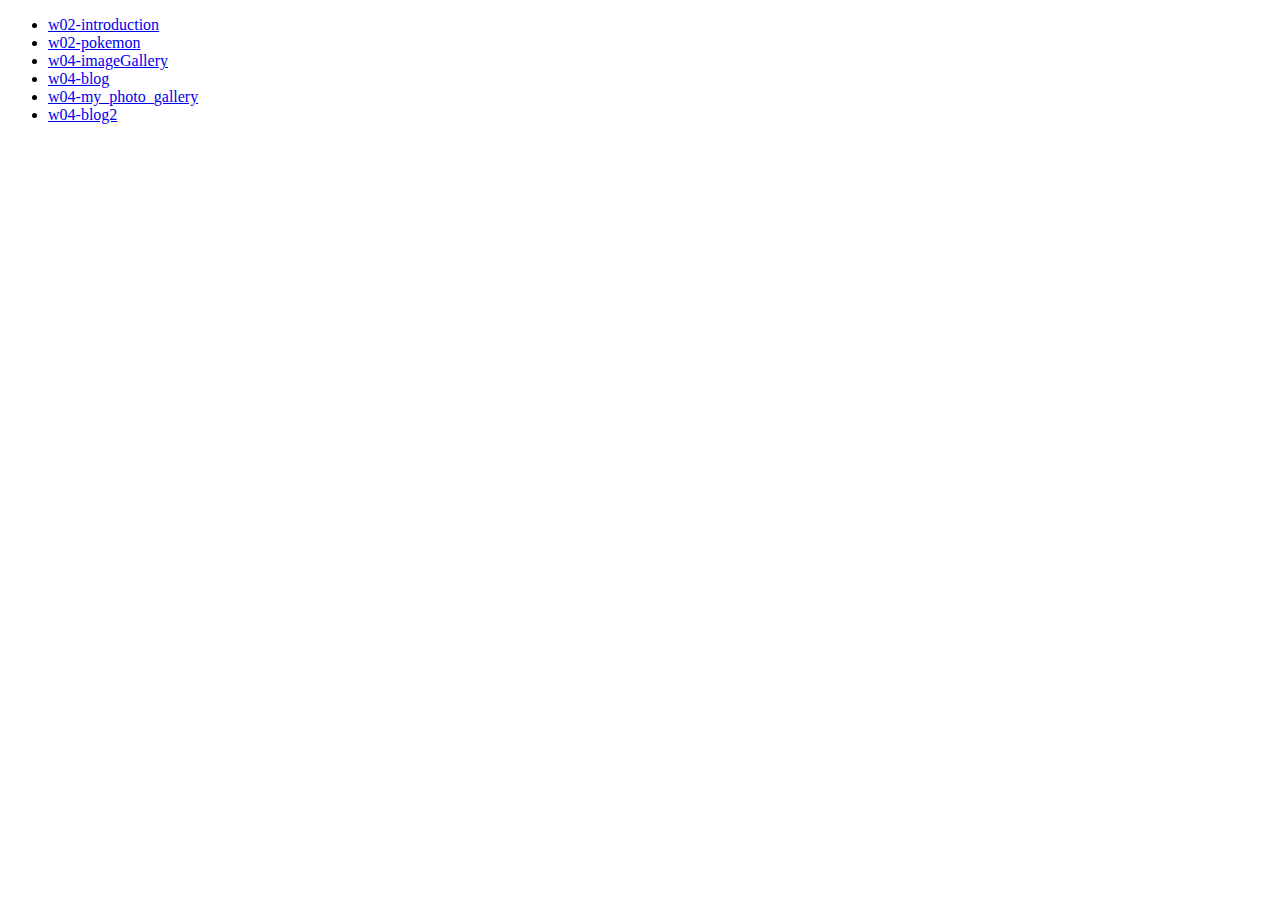
<file: index.html>
<!DOCTYPE html>
<html lang="en">

<head>
    <meta charset="UTF-8">
    <meta http-equiv="X-UA-Compatible" content="IE=edge">
    <meta name="viewport" content="width=device-width, initial-scale=1.0">
    <title>Class Demo</title>
</head>

<body>
    <div>
        <ul>
            <li>
                <a href="./w02/intro.html">w02-introduction</a>
            </li>
            <li>
                <a href="./w02/pokemon.html">w02-pokemon</a>
            </li>
            <li>
                <a href="./w04/image/imageGallery.html">w04-imageGallery</a>
            </li>
            <li>
                <a href="./w04/blog.html">w04-blog</a>
            </li>
            <li>
                <a href="./w04/my_photo_gallery/myphoto.html">w04-my_photo_gallery</a>
            </li>
            <li>
                <a href="./w04/my_photo_gallery/blog2.html">w04-blog2</a>
            </li>
        </ul>
    </div>
</body>

</html>
</file>
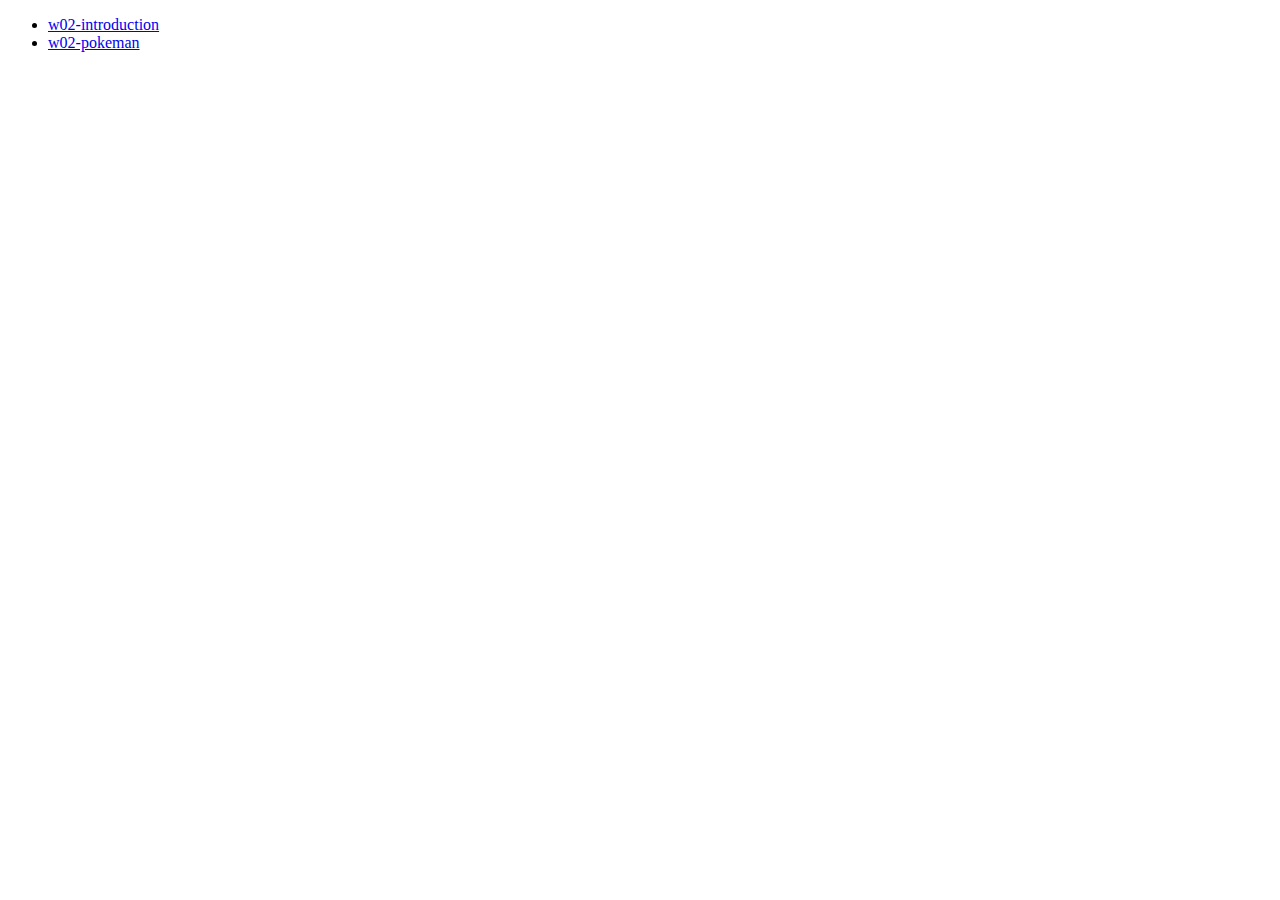
<file: w02/index.html>
<!DOCTYPE html>
<html lang="en">
<head>
    <meta charset="UTF-8">
    <meta http-equiv="X-UA-Compatible" content="IE=edge">
    <meta name="viewport" content="width=device-width, initial-scale=1.0">
    <title>Class demo</title>
</head>
<body>
    <div>
        <ul>
            <li>
                <a href="./intro.html">w02-introduction</a>
            </li>
            <li>
                <a href="./pokeman.html">w02-pokeman</a>
            </li>
        </ul>
    </div>
    
</body>
</html>
</file>
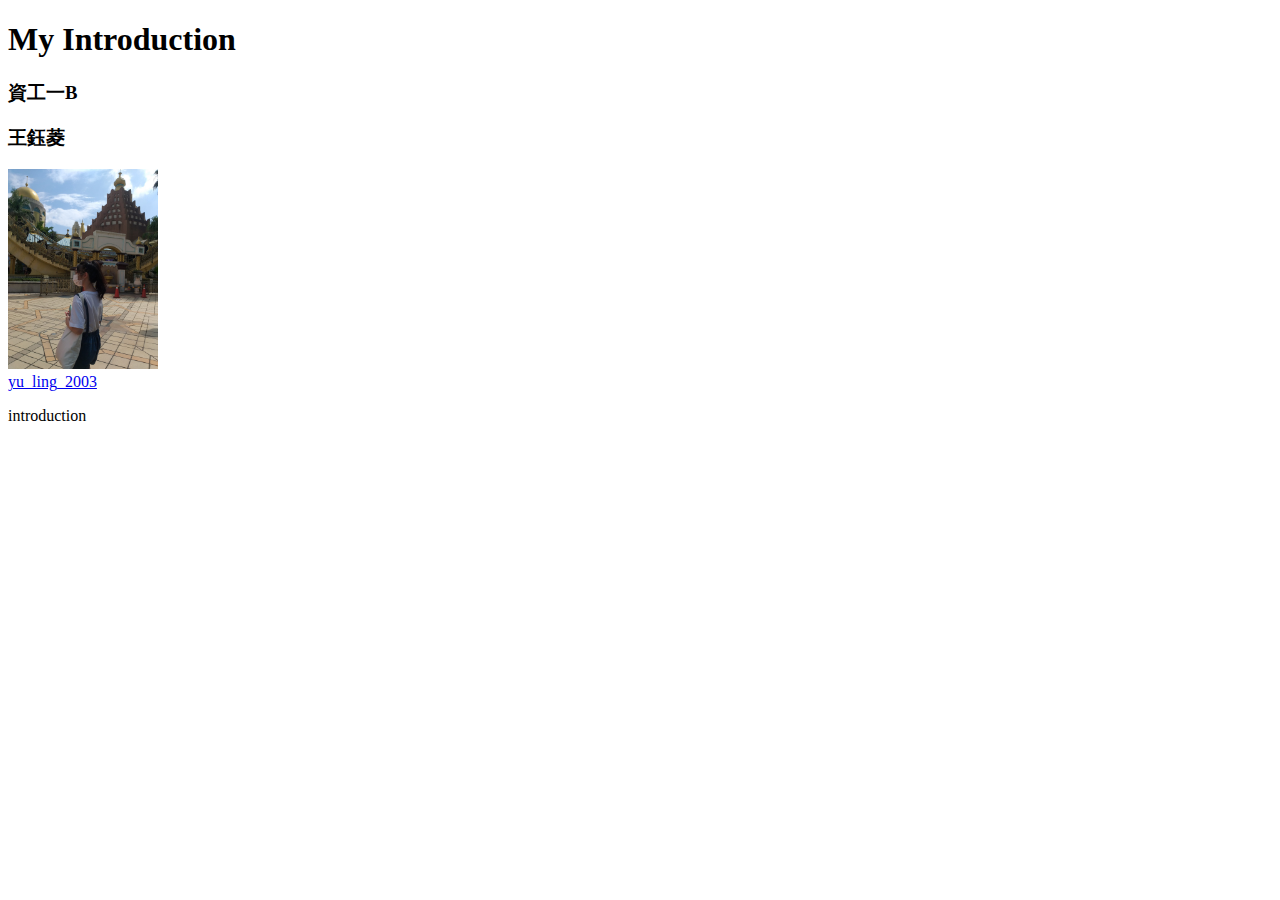
<file: w02/intro.html>
<!DOCTYPE html>
<html lang="en">
<head>
    <meta charset="UTF-8">
    <meta http-equiv="X-UA-Compatible" content="IE=edge">
    <meta name="viewport" content="width=device-width, initial-scale=1.0">
    <title>introduction</title>
</head>
<body>
    <div>
        <h1>My Introduction</h1>
        <h3>資工一B</h3>
        <h3>王鈺菱</h3>
        <img src="./line_83577637966143.jpg"width="150" alt=""> <br \>
        <a href="https://www.instagram.com/yu_ling_2003/">yu_ling_2003</a> 
        <p>introduction</p>
        
    </div>
</body>
</html>
</file>
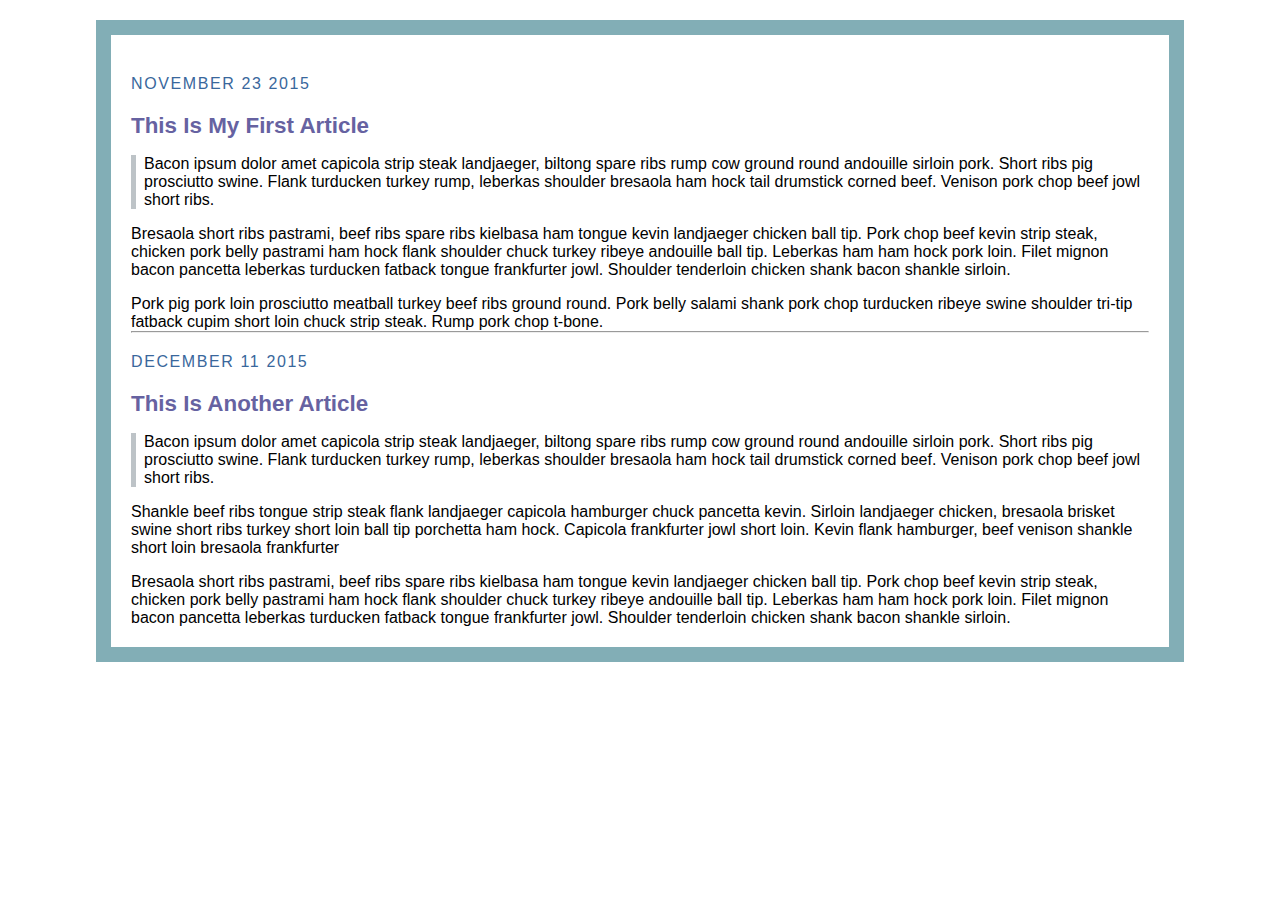
<file: w04/blog.html>
<!DOCTYPE html>
<html lang="en">
<head>
    <meta charset="UTF-8">
    <meta http-equiv="X-UA-Compatible" content="IE=edge">
    <meta name="viewport" content="width=device-width, initial-scale=1.0">
    <title>Blog</title>
    <style>
       * {
        margin: 0;
        padding: 0;
        box-sizing: border-box;
    }
    body {
        border: 15px solid rgb(130, 174, 182);
        margin: 20px auto;
        padding: 20px;
        width: 85%;
        font-family: Verdana, Geneva, Tahoma, sans-serif;
        font-size: 16px;
    }
    .date{
        color: #39679c;
        text-transform: uppercase;
        letter-spacing: 0.1rem;
        padding: 20px 0;
    }
    .post h2 {
        font-size: 1.4rem;
        font-weight: bold;
        color: #6662a1;
        padding-bottom: 1rem;
    }
    .post .quote {
        border-left: 5px solid #bdc3c7;
        padding-left: 0.5rem;
    }
    .post-info {
        margin-top: 1rem;
    }
    </style>
</head>
<body>
   
    <link href='http://fonts.googleapis.com/css?family=Source+Sans+Pro:400,700,400italic|Source+Code+Pro:400,700' rel='stylesheet' type='text/css'>

<div class="post">

	<div class="date">November 23 2015</div>
	<h2>This Is My First Article</h2>

	<p class="quote">
	Bacon ipsum dolor amet capicola strip steak landjaeger, biltong spare ribs rump cow ground round andouille sirloin pork. Short ribs pig prosciutto swine. Flank turducken turkey rump, leberkas shoulder bresaola ham hock tail drumstick corned beef. Venison pork chop beef jowl short ribs.
	</p>

	<p class="post-info">Bresaola short ribs pastrami, beef ribs spare ribs kielbasa ham tongue kevin landjaeger chicken ball tip. Pork chop beef kevin strip steak, chicken pork belly pastrami ham hock flank shoulder chuck turkey ribeye andouille ball tip. Leberkas ham ham hock pork loin. Filet mignon bacon pancetta leberkas turducken fatback tongue frankfurter jowl. Shoulder tenderloin chicken shank bacon shankle sirloin.</p>

	<p class="post-info">Pork pig pork loin prosciutto meatball turkey beef ribs ground round. Pork belly salami shank pork chop turducken ribeye swine shoulder tri-tip fatback cupim short loin chuck strip steak. Rump pork chop t-bone.</p>
	
</div>

<!-- <hr> -->
<hr>

<div class="post">
	<div class="date">December 11 2015</div>
	<h2>This Is Another Article</h2>

	<p class="quote">
	Bacon ipsum dolor amet capicola strip steak landjaeger, biltong spare ribs rump cow ground round andouille sirloin pork. Short ribs pig prosciutto swine. Flank turducken turkey rump, leberkas shoulder bresaola ham hock tail drumstick corned beef. Venison pork chop beef jowl short ribs.
	</p>

	<p class="post-info">Shankle beef ribs tongue strip steak flank landjaeger capicola hamburger chuck pancetta kevin. Sirloin landjaeger chicken, bresaola brisket swine short ribs turkey short loin ball tip porchetta ham hock. Capicola frankfurter jowl short loin. Kevin flank hamburger, beef venison shankle short loin bresaola frankfurter</p>

	<p class="post-info">Bresaola short ribs pastrami, beef ribs spare ribs kielbasa ham tongue kevin landjaeger chicken ball tip. Pork chop beef kevin strip steak, chicken pork belly pastrami ham hock flank shoulder chuck turkey ribeye andouille ball tip. Leberkas ham ham hock pork loin. Filet mignon bacon pancetta leberkas turducken fatback tongue frankfurter jowl. Shoulder tenderloin chicken shank bacon shankle sirloin.</p>
</div>
    
</body>
</html>
</file>
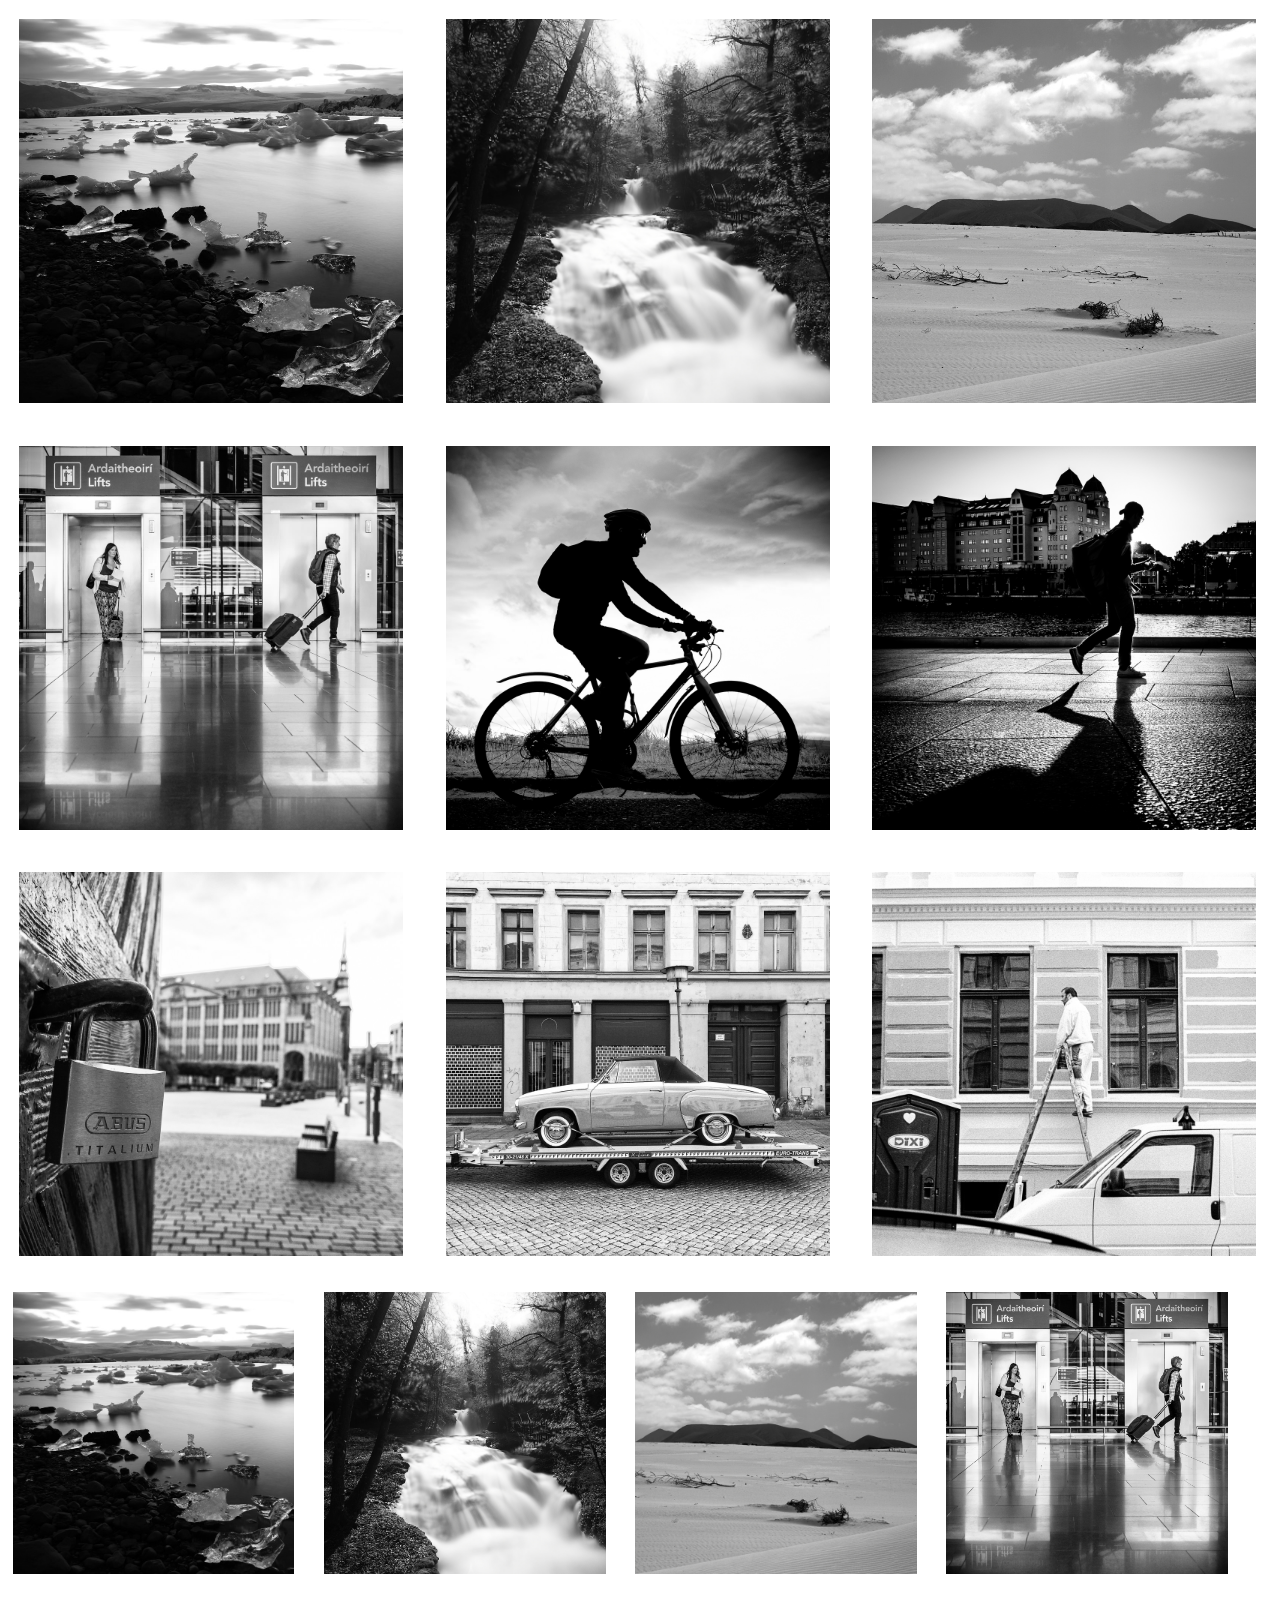
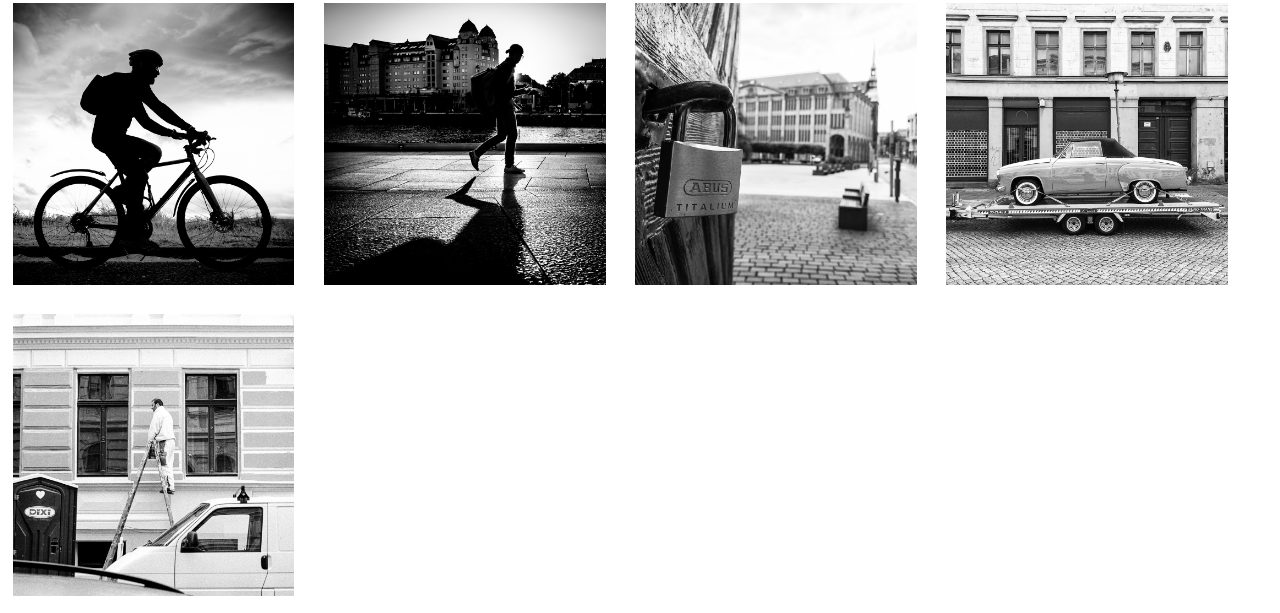
<file: w04/image/imageGallery.html>
<!DOCTYPE html>
<html lang="en">
<head>
    <meta charset="UTF-8">
    <meta http-equiv="X-UA-Compatible" content="IE=edge">
    <meta name="viewport" content="width=device-width, initial-scale=1.0">
    <title>Image Gallery</title>
    <link rel="stylesheet" href="./imageGallery.css">
</head>
<body>
    <div class="line3">
        <img src="./img1.jpg" alt="">
        <img src="./img2.jpg" alt="">
        <img src="./img3.jpg" alt="">
        <img src="./img4.jpg" alt="">
        <img src="./img5.jpg" alt="">
        <img src="./img6.jpg" alt="">
        <img src="./img7.jpg" alt="">
        <img src="./img8.jpg" alt="">
        <img src="./img9.jpg" alt="">
    </div>
    <div class="line4">
        <img src="./img1.jpg" alt="">
        <img src="./img2.jpg" alt="">
        <img src="./img3.jpg" alt="">
        <img src="./img4.jpg" alt="">
        <img src="./img5.jpg" alt="">
        <img src="./img6.jpg" alt="">
        <img src="./img7.jpg" alt="">
        <img src="./img8.jpg" alt="">
        <img src="./img9.jpg" alt="">
    </div>
</body>
</html>
</file>
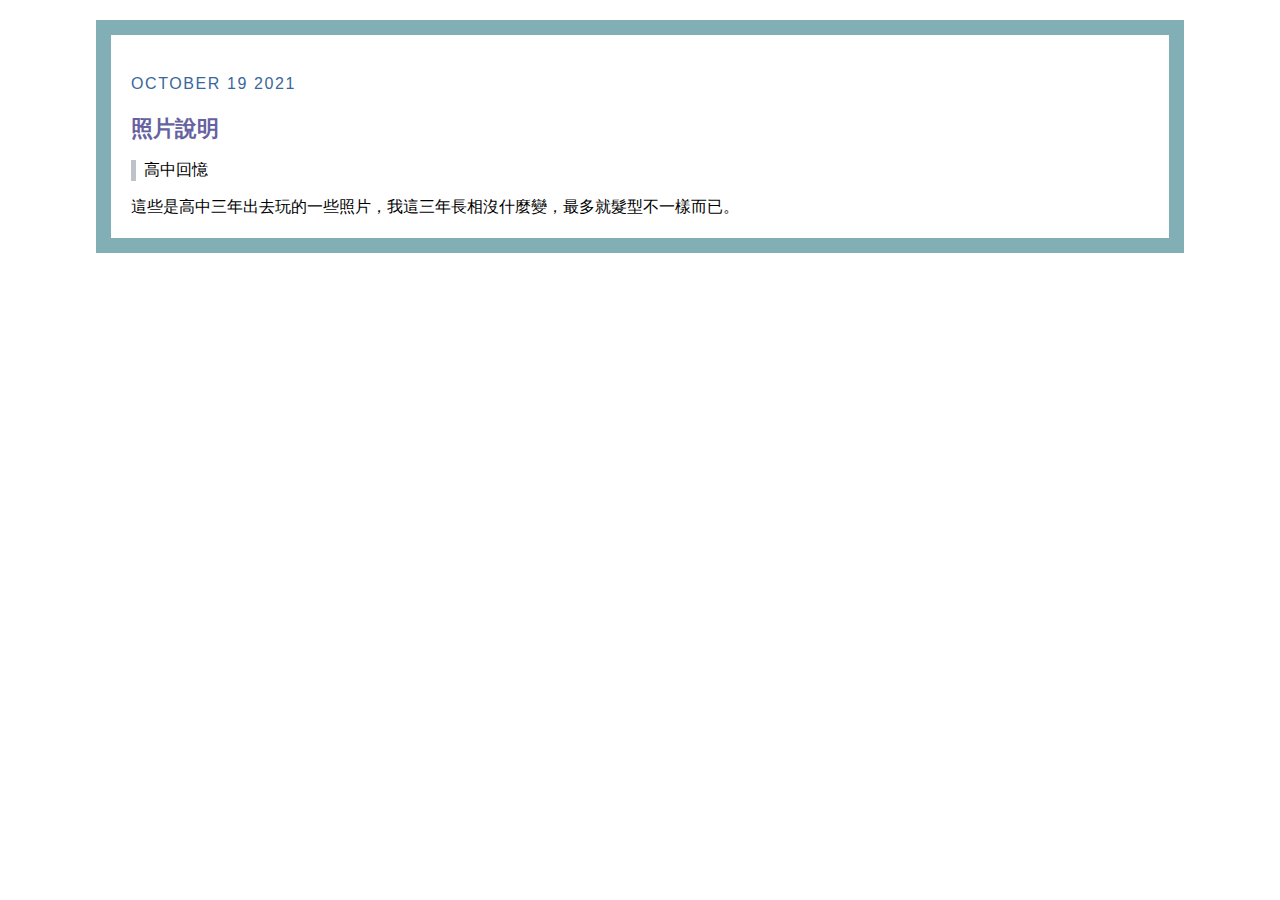
<file: w04/my_photo_gallery/blog2.html>
<!DOCTYPE html>
<html lang="en">
<head>
    <meta charset="UTF-8">
    <meta http-equiv="X-UA-Compatible" content="IE=edge">
    <meta name="viewport" content="width=device-width, initial-scale=1.0">
    <title>Blog</title>
    <style>
       * {
        margin: 0;
        padding: 0;
        box-sizing: border-box;
    }
    body {
        border: 15px solid rgb(130, 174, 182);
        margin: 20px auto;
        padding: 20px;
        width: 85%;
        font-family: Verdana, Geneva, Tahoma, sans-serif;
        font-size: 16px;
    }
    .date{
        color: #39679c;
        text-transform: uppercase;
        letter-spacing: 0.1rem;
        padding: 20px 0;
    }
    .post h2 {
        font-size: 1.4rem;
        font-weight: bold;
        color: #6662a1;
        padding-bottom: 1rem;
    }
    .post .quote {
        border-left: 5px solid #bdc3c7;
        padding-left: 0.5rem;
    }
    .post-info {
        margin-top: 1rem;
    }
    </style>
</head>
<body>
   
    <link href='http://fonts.googleapis.com/css?family=Source+Sans+Pro:400,700,400italic|Source+Code+Pro:400,700' rel='stylesheet' type='text/css'>

<div class="post">

	<div class="date">October 19 2021</div>
	<h2>照片說明</h2>

	<p class="quote">
	高中回憶
	</p>

	<p class="post-info">這些是高中三年出去玩的一些照片，我這三年長相沒什麼變，最多就髮型不一樣而已。</p>

	
</div>
</file>
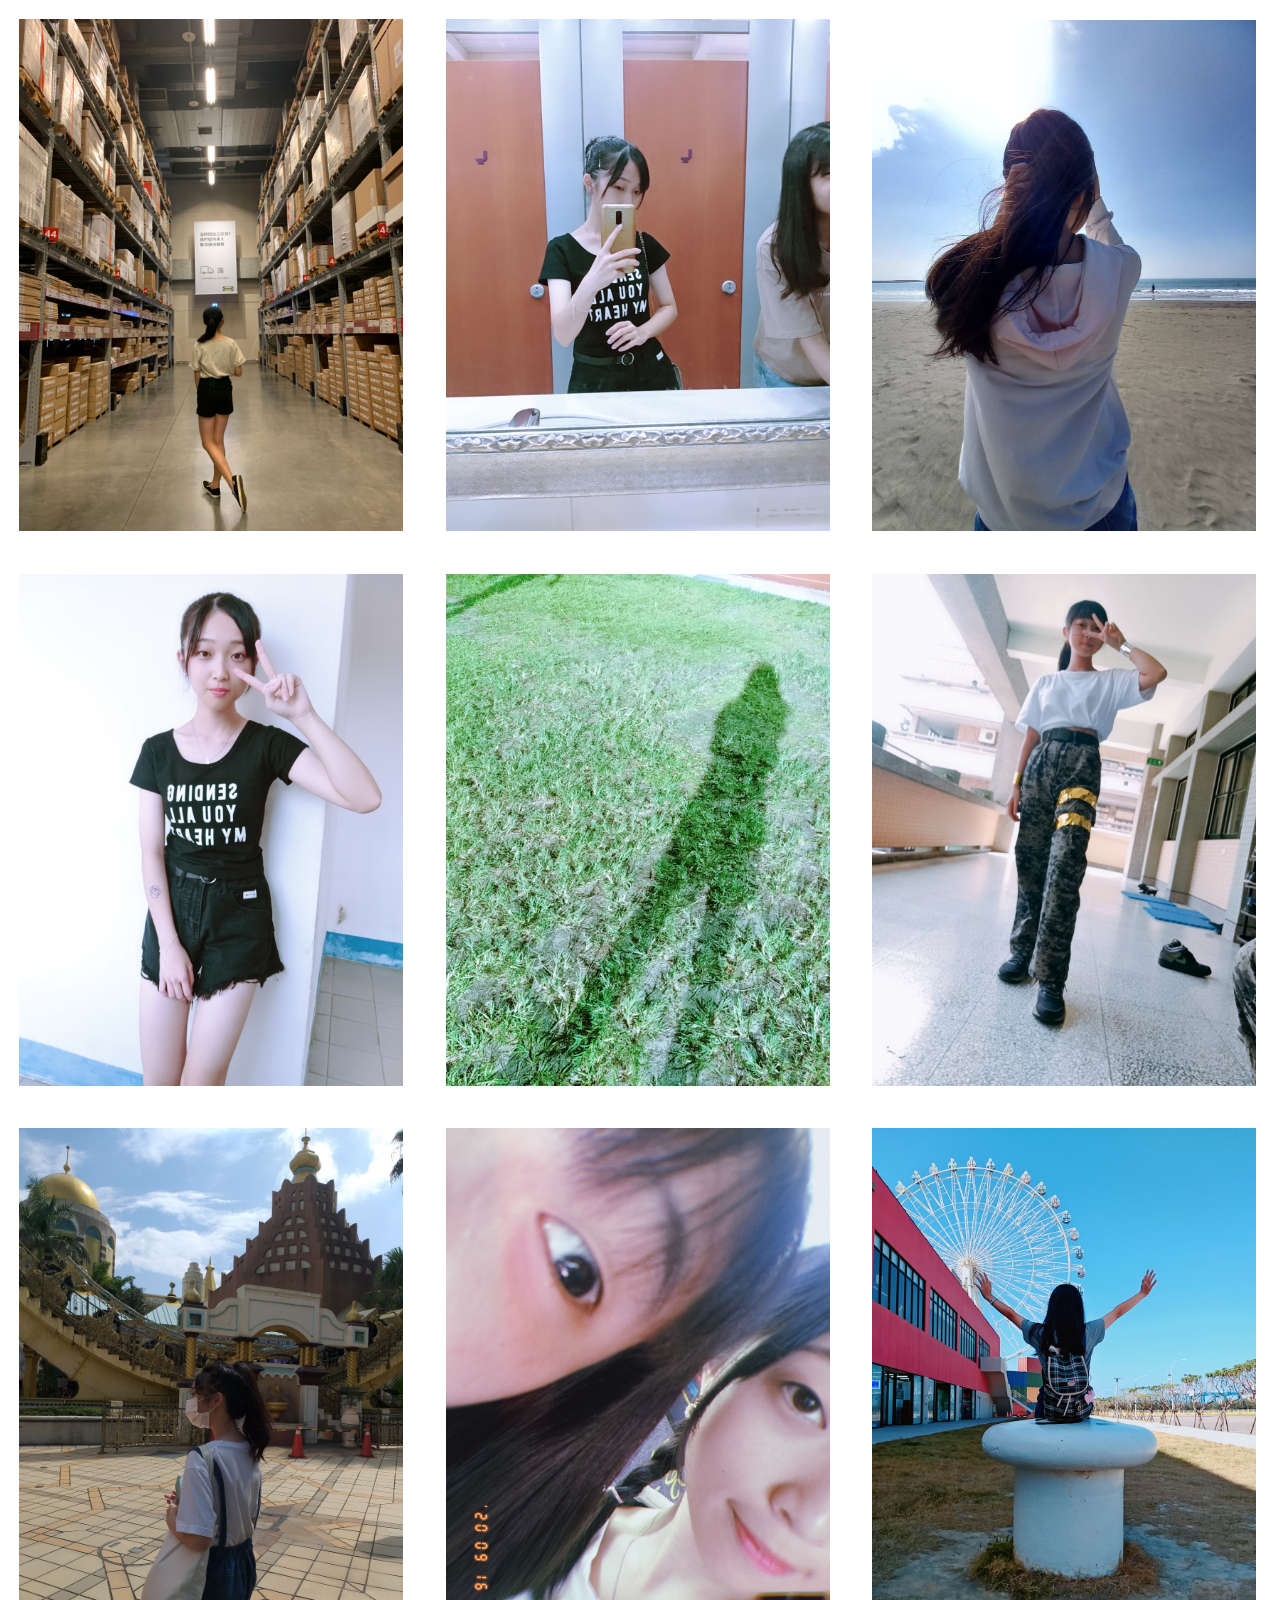
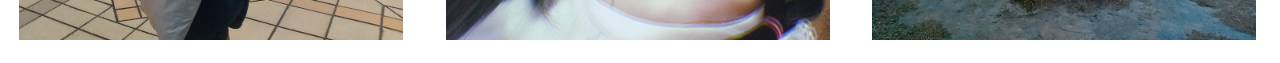
<file: w04/my_photo_gallery/myphoto.html>
<!DOCTYPE html>
<html lang="en">
<head>
    <meta charset="UTF-8">
    <meta http-equiv="X-UA-Compatible" content="IE=edge">
    <meta name="viewport" content="width=device-width, initial-scale=1.0">
    <title>My photo gallery</title>
    <link rel="stylesheet" href="./myphoto.css">
</head>
<body>
    <div class="line3">
        <img src="./4.jpg" alt="">
        <img src="./2.jpg" alt="">
        <img src="./6.jpg" alt="">
        <img src="./3.jpg" alt="">
        <img src="./5.jpg" alt="">
        <img src="./1.jpg" alt="">
        <img src="./7.jpg" alt="">
        <img src="./8.jpg" alt="">
        <img src="./9.jpg" alt="">
    </div>
</body>
</html>
</file>
<file: w04/image/imageGallery.css>
* {
  margin: 0;
  padding: 0;
  box-sizing: border-box;
}

.line3 img {
  width: 30%;
  margin: 1.5%;
}

.line4 img {
  width: 22%;
  margin: 1%;
}
</file>
<file: w04/my_photo_gallery/myphoto.css>
* {
  margin: 0;
  padding: 0;
  box-sizing: border-box;
}

.line3 img {
  width: 30%;
  margin: 1.5%;
}
</file>
